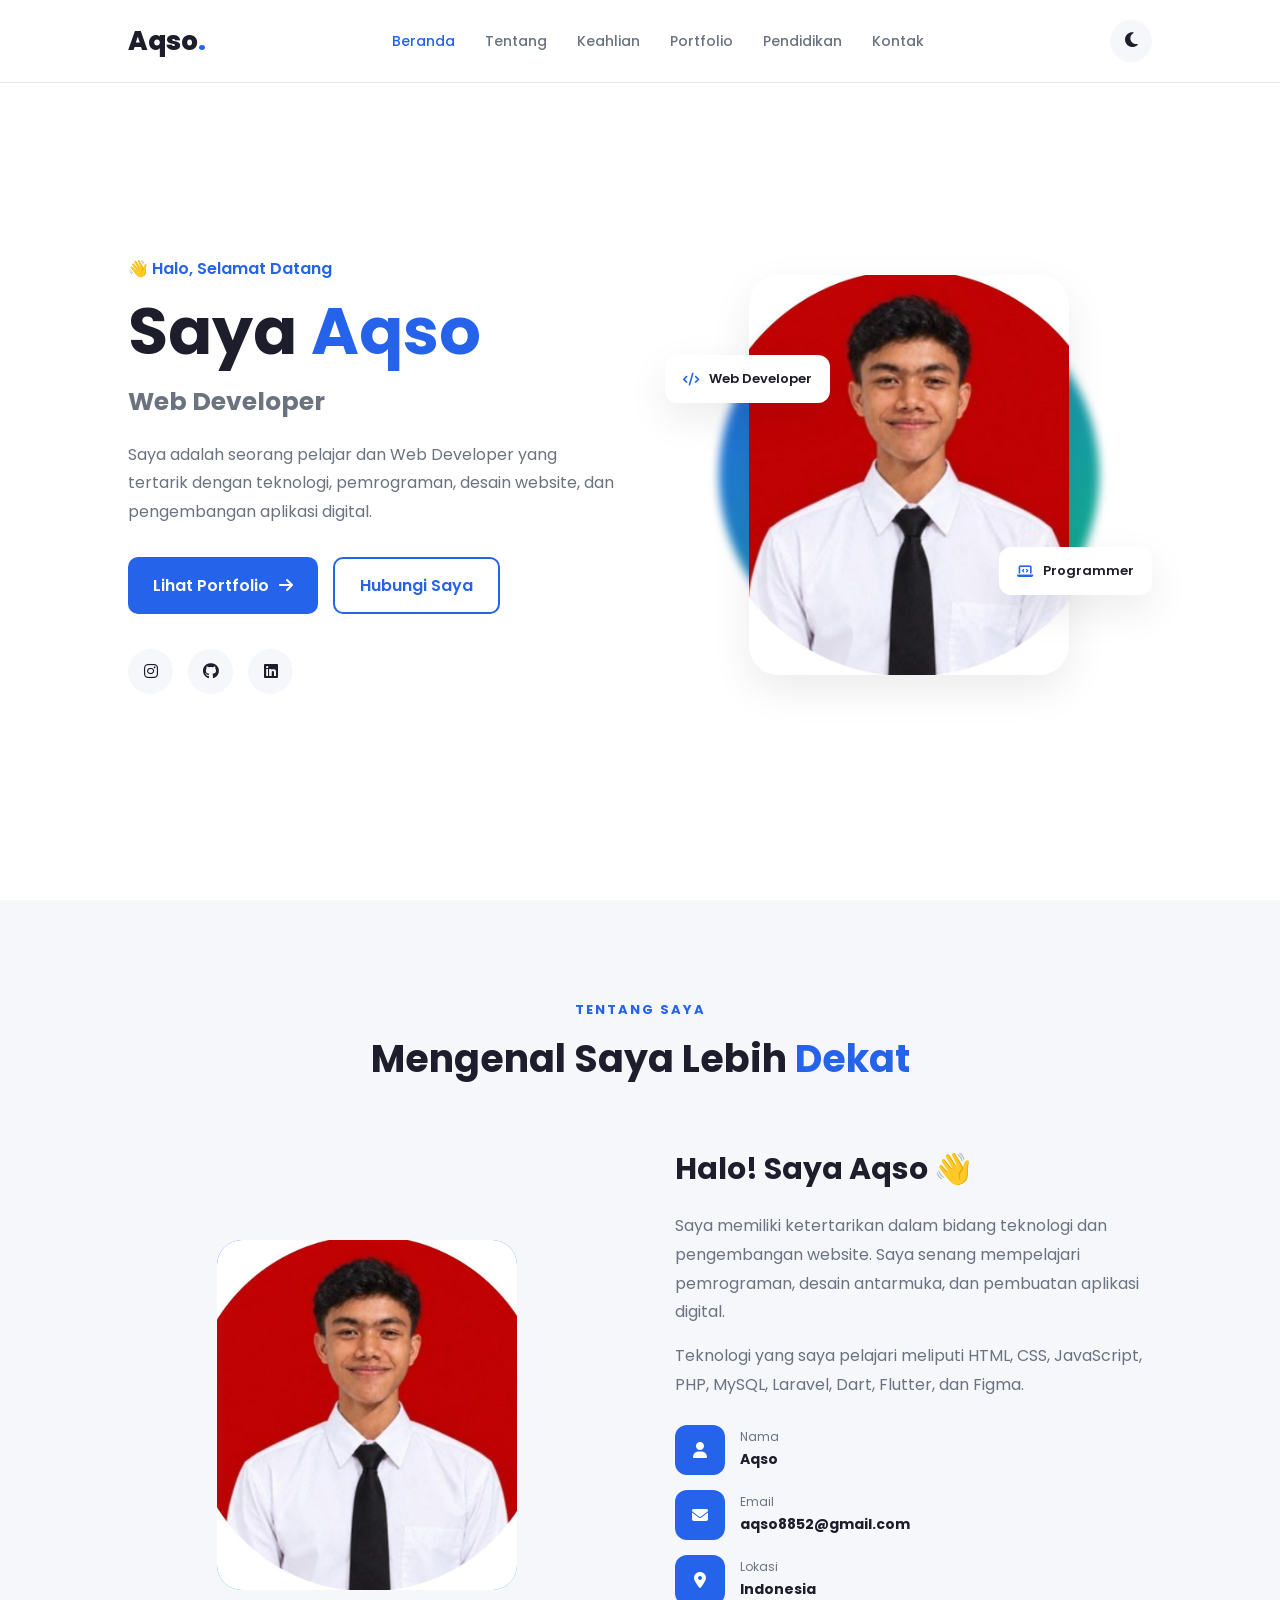
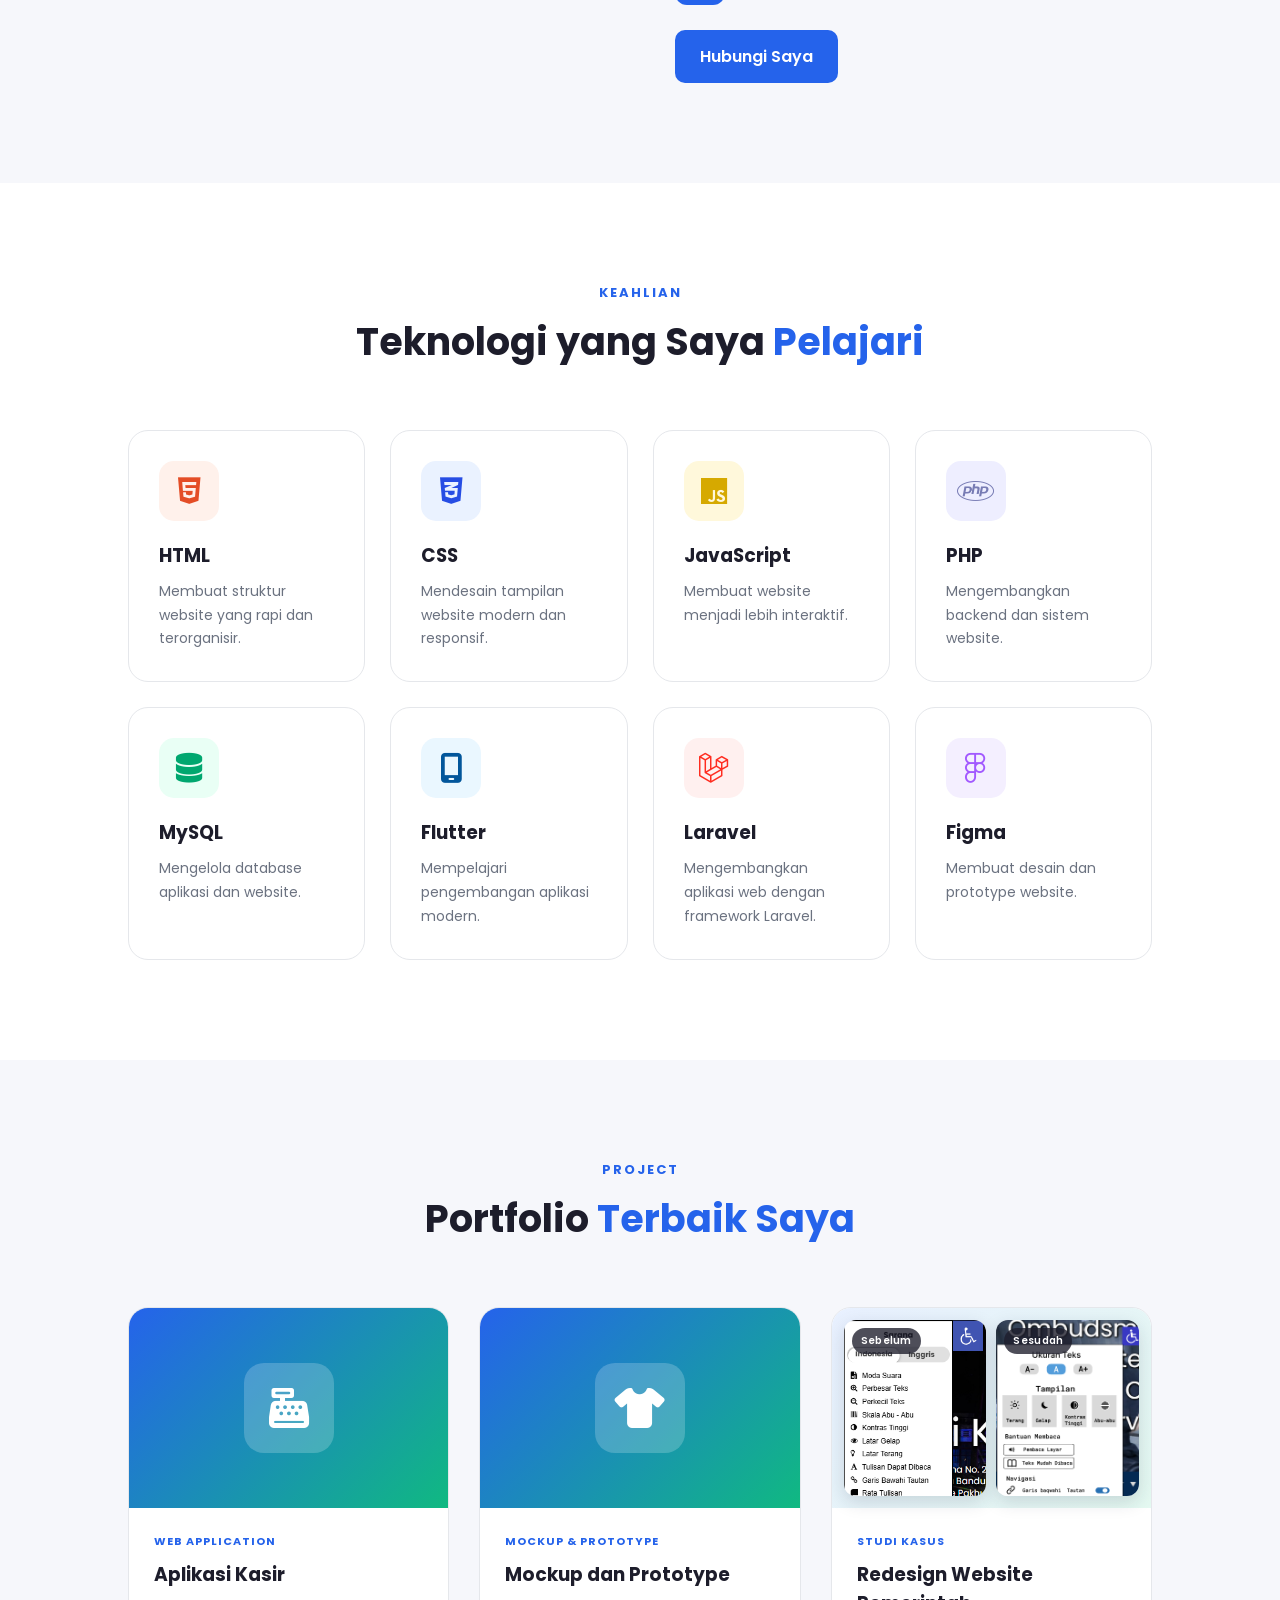
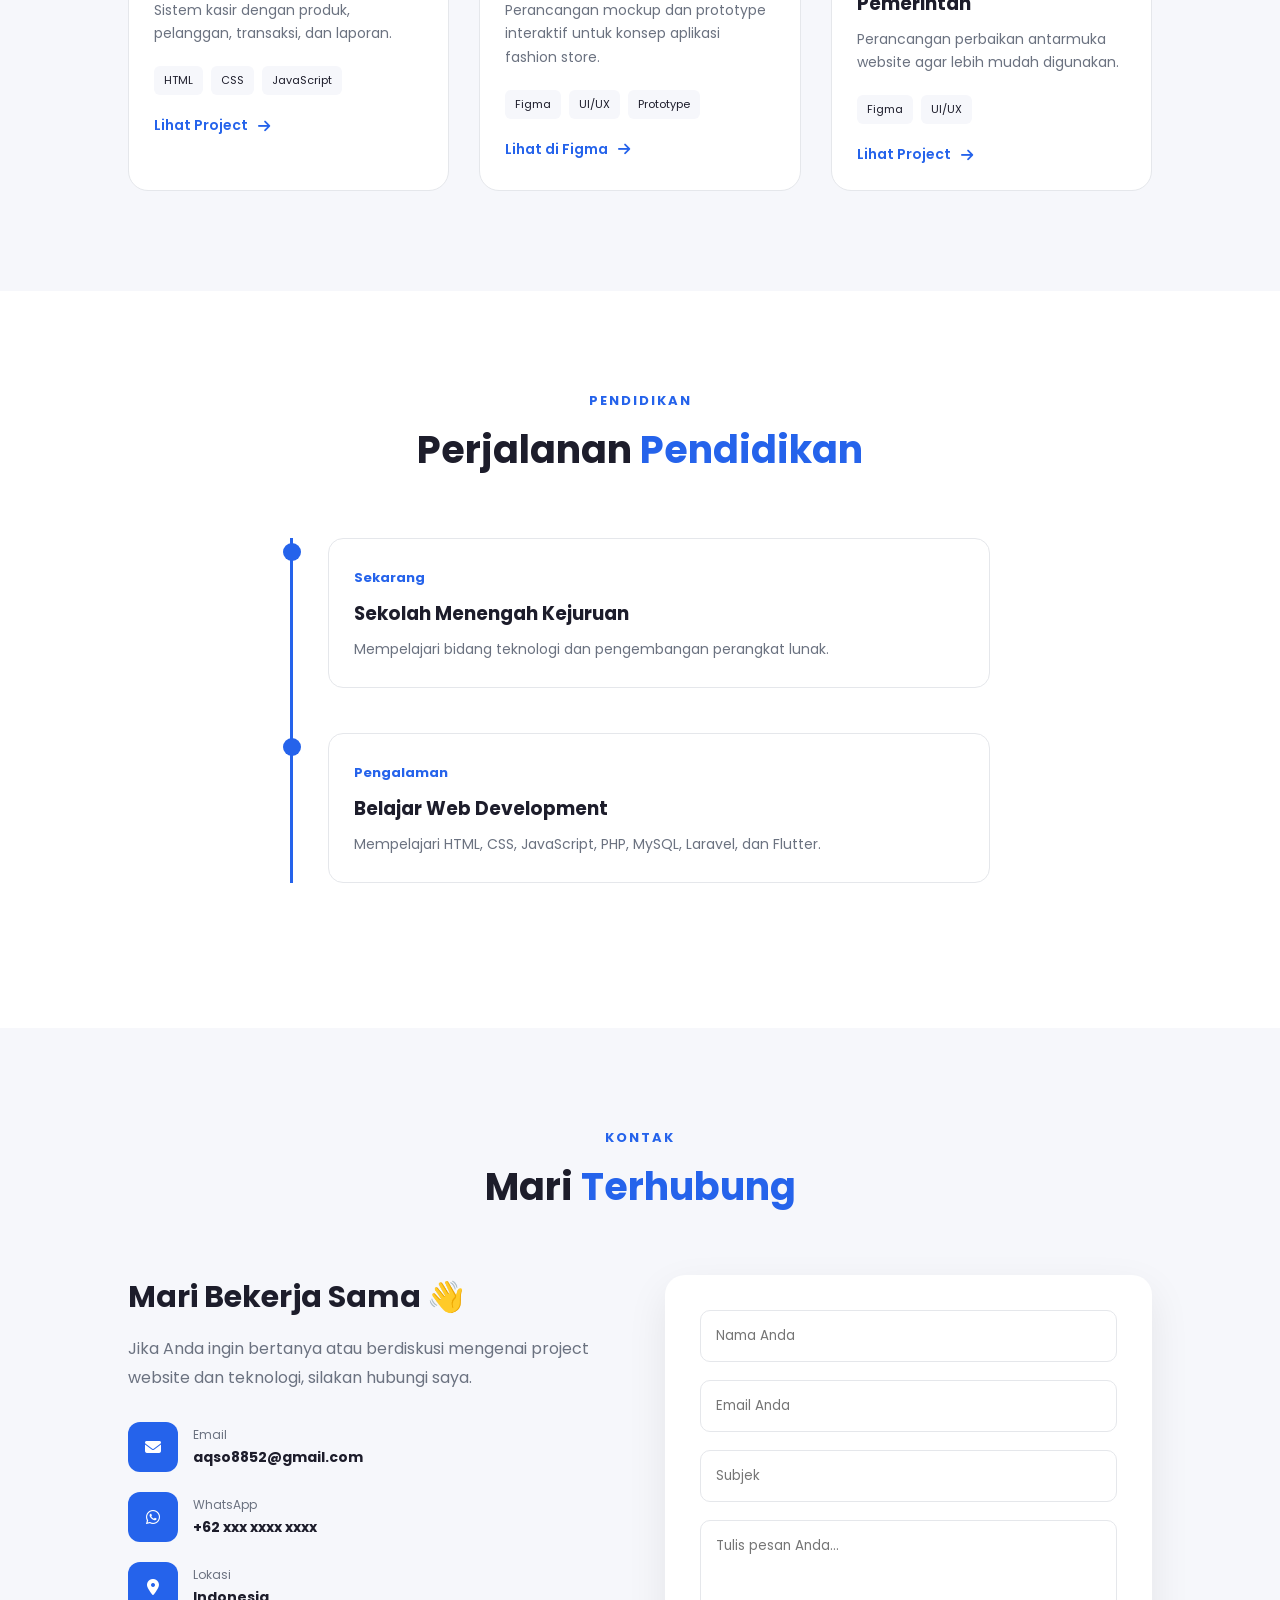
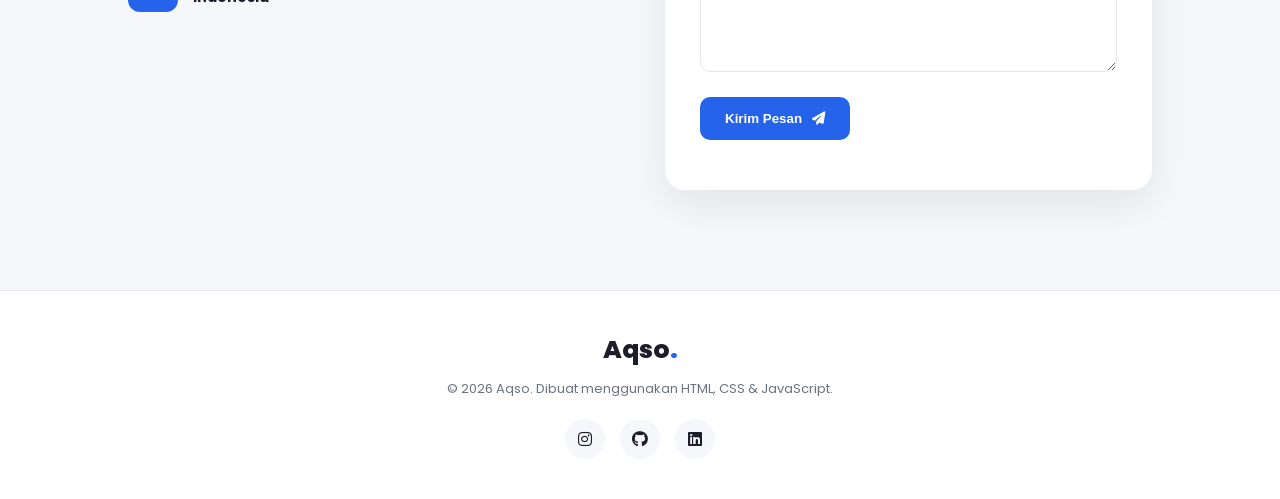
<file: index.html>
<!DOCTYPE html>
<html lang="id">
<head>
    <meta charset="UTF-8">
    <meta name="viewport" content="width=device-width, initial-scale=1.0">
    <title>Portfolio | Aqso</title>
    <link rel="stylesheet" href="style.css">
    <link rel="stylesheet" href="https://cdnjs.cloudflare.com/ajax/libs/font-awesome/6.5.2/css/all.min.css">
</head>
<body>
<header class="header">
    <a href="#home" class="logo">Aqso<span>.</span></a>
    <nav class="navbar" id="navbar">
        <a href="#home">Beranda</a>
        <a href="#about">Tentang</a>
        <a href="#skills">Keahlian</a>
        <a href="#portfolio">Portfolio</a>
        <a href="#education">Pendidikan</a>
        <a href="#contact">Kontak</a>
    </nav>
    <div class="nav-buttons">
        <button class="theme-btn" id="theme-btn" aria-label="Ganti tema"><i class="fa-solid fa-moon"></i></button>
        <button class="menu-btn" id="menu-btn" aria-label="Buka menu"><i class="fa-solid fa-bars"></i></button>
    </div>
</header>

<section class="home" id="home">
    <div class="home-content">
        <p class="hello">👋 Halo, Selamat Datang</p>
        <h1>Saya <span>Aqso</span></h1>
        <h2><span id="typing"></span></h2>
        <p class="description">Saya adalah seorang pelajar dan Web Developer yang tertarik dengan teknologi, pemrograman, desain website, dan pengembangan aplikasi digital.</p>
        <div class="home-buttons">
            <a href="#portfolio" class="btn">Lihat Portfolio <i class="fa-solid fa-arrow-right"></i></a>
            <a href="#contact" class="btn btn-outline">Hubungi Saya</a>
        </div>
        <div class="social-media">
            <a href="#" aria-label="Instagram"><i class="fa-brands fa-instagram"></i></a>
            <a href="#" aria-label="GitHub"><i class="fa-brands fa-github"></i></a>
            <a href="#" aria-label="LinkedIn"><i class="fa-brands fa-linkedin"></i></a>
        </div>
    </div>
    <div class="home-image">
        <div class="image-bg"></div>
        <div class="profile-card"><img class="profile-photo" src="1.jpeg" alt="Foto profil Aqso"></div>
        <div class="floating-card card-1"><i class="fa-solid fa-code"></i><span>Web Developer</span></div>
        <div class="floating-card card-2"><i class="fa-solid fa-laptop-code"></i><span>Programmer</span></div>
    </div>
</section>

<section class="about section" id="about">
    <div class="section-title"><p>TENTANG SAYA</p><h2>Mengenal Saya Lebih <span>Dekat</span></h2></div>
    <div class="about-container">
        <div class="about-image"><div class="about-photo"><img class="about-profile-photo" src="1.jpeg" alt="Foto Aqso"></div></div>
        <div class="about-content">
            <h3>Halo! Saya Aqso 👋</h3>
            <p>Saya memiliki ketertarikan dalam bidang teknologi dan pengembangan website. Saya senang mempelajari pemrograman, desain antarmuka, dan pembuatan aplikasi digital.</p>
            <p>Teknologi yang saya pelajari meliputi HTML, CSS, JavaScript, PHP, MySQL, Laravel, Dart, Flutter, dan Figma.</p>
            <div class="about-info">
                <div class="info-item"><i class="fa-solid fa-user"></i><div><span>Nama</span><strong>Aqso</strong></div></div>
                <div class="info-item"><i class="fa-solid fa-envelope"></i><div><span>Email</span><strong><a href="mailto:aqso8852@gmail.com">aqso8852@gmail.com</a></strong></div></div>
                <div class="info-item"><i class="fa-solid fa-location-dot"></i><div><span>Lokasi</span><strong>Indonesia</strong></div></div>
            </div>
            <a href="#contact" class="btn">Hubungi Saya</a>
        </div>
    </div>
</section>

<section class="skills section" id="skills">
    <div class="section-title"><p>KEAHLIAN</p><h2>Teknologi yang Saya <span>Pelajari</span></h2></div>
    <div class="skills-container">
        <div class="skill-card"><div class="skill-icon html"><i class="fa-brands fa-html5"></i></div><h3>HTML</h3><p>Membuat struktur website yang rapi dan terorganisir.</p></div>
        <div class="skill-card"><div class="skill-icon css"><i class="fa-brands fa-css3-alt"></i></div><h3>CSS</h3><p>Mendesain tampilan website modern dan responsif.</p></div>
        <div class="skill-card"><div class="skill-icon javascript"><i class="fa-brands fa-js"></i></div><h3>JavaScript</h3><p>Membuat website menjadi lebih interaktif.</p></div>
        <div class="skill-card"><div class="skill-icon php"><i class="fa-brands fa-php"></i></div><h3>PHP</h3><p>Mengembangkan backend dan sistem website.</p></div>
        <div class="skill-card"><div class="skill-icon database"><i class="fa-solid fa-database"></i></div><h3>MySQL</h3><p>Mengelola database aplikasi dan website.</p></div>
        <div class="skill-card"><div class="skill-icon flutter"><i class="fa-solid fa-mobile-screen"></i></div><h3>Flutter</h3><p>Mempelajari pengembangan aplikasi modern.</p></div>
        <div class="skill-card"><div class="skill-icon laravel"><i class="fa-brands fa-laravel"></i></div><h3>Laravel</h3><p>Mengembangkan aplikasi web dengan framework Laravel.</p></div>
        <div class="skill-card"><div class="skill-icon figma"><i class="fa-brands fa-figma"></i></div><h3>Figma</h3><p>Membuat desain dan prototype website.</p></div>
    </div>
</section>

<section class="portfolio section" id="portfolio">
    <div class="section-title"><p>PROJECT</p><h2>Portfolio <span>Terbaik Saya</span></h2></div>
    <div class="portfolio-container">
        <article class="portfolio-card"><div class="portfolio-image"><div class="project-icon"><i class="fa-solid fa-cash-register"></i></div></div><div class="portfolio-content"><div class="project-category">WEB APPLICATION</div><h3>Aplikasi Kasir</h3><p>Sistem kasir dengan produk, pelanggan, transaksi, dan laporan.</p><div class="project-tech"><span>HTML</span><span>CSS</span><span>JavaScript</span></div><a href="kasir/index.html" class="project-link">Lihat Project <i class="fa-solid fa-arrow-right"></i></a></div></article>
        <article class="portfolio-card"><div class="portfolio-image"><div class="project-icon"><i class="fa-solid fa-shirt"></i></div></div><div class="portfolio-content"><div class="project-category">MOCKUP &amp; PROTOTYPE</div><h3>Mockup dan Prototype</h3><p>Perancangan mockup dan prototype interaktif untuk konsep aplikasi fashion store.</p><div class="project-tech"><span>Figma</span><span>UI/UX</span><span>Prototype</span></div><a href="https://www.figma.com/design/UHKU2x8KMZaSzOy93UPAC6/Untitled?node-id=0-1&amp;m=dev&amp;t=75FexIuXGu8khrVw-1" class="project-link" target="_blank" rel="noopener noreferrer">Lihat di Figma <i class="fa-solid fa-arrow-right"></i></a></div></article>
        <article class="portfolio-card"><div class="portfolio-image before-after" aria-label="Perbandingan desain website sebelum dan sesudah redesign"><figure class="comparison-image"><img src="before.png" alt="Tampilan website pemerintah sebelum redesign" loading="lazy"><figcaption>Sebelum</figcaption></figure><figure class="comparison-image"><img src="after.png" alt="Tampilan website pemerintah sesudah redesign" loading="lazy"><figcaption>Sesudah</figcaption></figure></div><div class="portfolio-content"><div class="project-category">STUDI KASUS</div><h3>Redesign Website Pemerintah</h3><p>Perancangan perbaikan antarmuka website agar lebih mudah digunakan.</p><div class="project-tech"><span>Figma</span><span>UI/UX</span></div><a href="redesign/index.html" class="project-link">Lihat Project <i class="fa-solid fa-arrow-right"></i></a></div></article>
    </div>
</section>

<section class="education section" id="education">
    <div class="section-title"><p>PENDIDIKAN</p><h2>Perjalanan <span>Pendidikan</span></h2></div>
    <div class="timeline">
        <div class="timeline-item"><div class="timeline-dot"></div><div class="timeline-content"><span class="timeline-year">Sekarang</span><h3>Sekolah Menengah Kejuruan</h3><p>Mempelajari bidang teknologi dan pengembangan perangkat lunak.</p></div></div>
        <div class="timeline-item"><div class="timeline-dot"></div><div class="timeline-content"><span class="timeline-year">Pengalaman</span><h3>Belajar Web Development</h3><p>Mempelajari HTML, CSS, JavaScript, PHP, MySQL, Laravel, dan Flutter.</p></div></div>
    </div>
</section>

<section class="contact section" id="contact">
    <div class="section-title"><p>KONTAK</p><h2>Mari <span>Terhubung</span></h2></div>
    <div class="contact-container">
        <div class="contact-info">
            <h3>Mari Bekerja Sama 👋</h3>
            <p>Jika Anda ingin bertanya atau berdiskusi mengenai project website dan teknologi, silakan hubungi saya.</p>
            <div class="contact-item"><i class="fa-solid fa-envelope"></i><div><span>Email</span><strong><a href="mailto:aqso8852@gmail.com">aqso8852@gmail.com</a></strong></div></div>
            <div class="contact-item"><i class="fa-brands fa-whatsapp"></i><div><span>WhatsApp</span><strong>+62 xxx xxxx xxxx</strong></div></div>
            <div class="contact-item"><i class="fa-solid fa-location-dot"></i><div><span>Lokasi</span><strong>Indonesia</strong></div></div>
        </div>
        <form class="contact-form" id="contactForm">
            <div class="input-group"><input type="text" id="name" placeholder="Nama Anda" required></div>
            <div class="input-group"><input type="email" id="email" placeholder="Email Anda" required></div>
            <div class="input-group"><input type="text" id="subject" placeholder="Subjek"></div>
            <div class="input-group"><textarea id="message" rows="6" placeholder="Tulis pesan Anda..." required></textarea></div>
            <button type="submit" class="btn">Kirim Pesan <i class="fa-solid fa-paper-plane"></i></button>
            <p id="formMessage" aria-live="polite"></p>
        </form>
    </div>
</section>

<footer>
    <div class="footer-logo">Aqso<span>.</span></div>
    <p>© 2026 Aqso. Dibuat menggunakan HTML, CSS & JavaScript.</p>
    <div class="footer-social">
        <a href="#"><i class="fa-brands fa-instagram"></i></a>
        <a href="#"><i class="fa-brands fa-github"></i></a>
        <a href="#"><i class="fa-brands fa-linkedin"></i></a>
    </div>
</footer>

<button id="scrollTopBtn" aria-label="Kembali ke atas"><i class="fa-solid fa-arrow-up"></i></button>
<script src="script.js"></script>
</body>
</html>
</file>
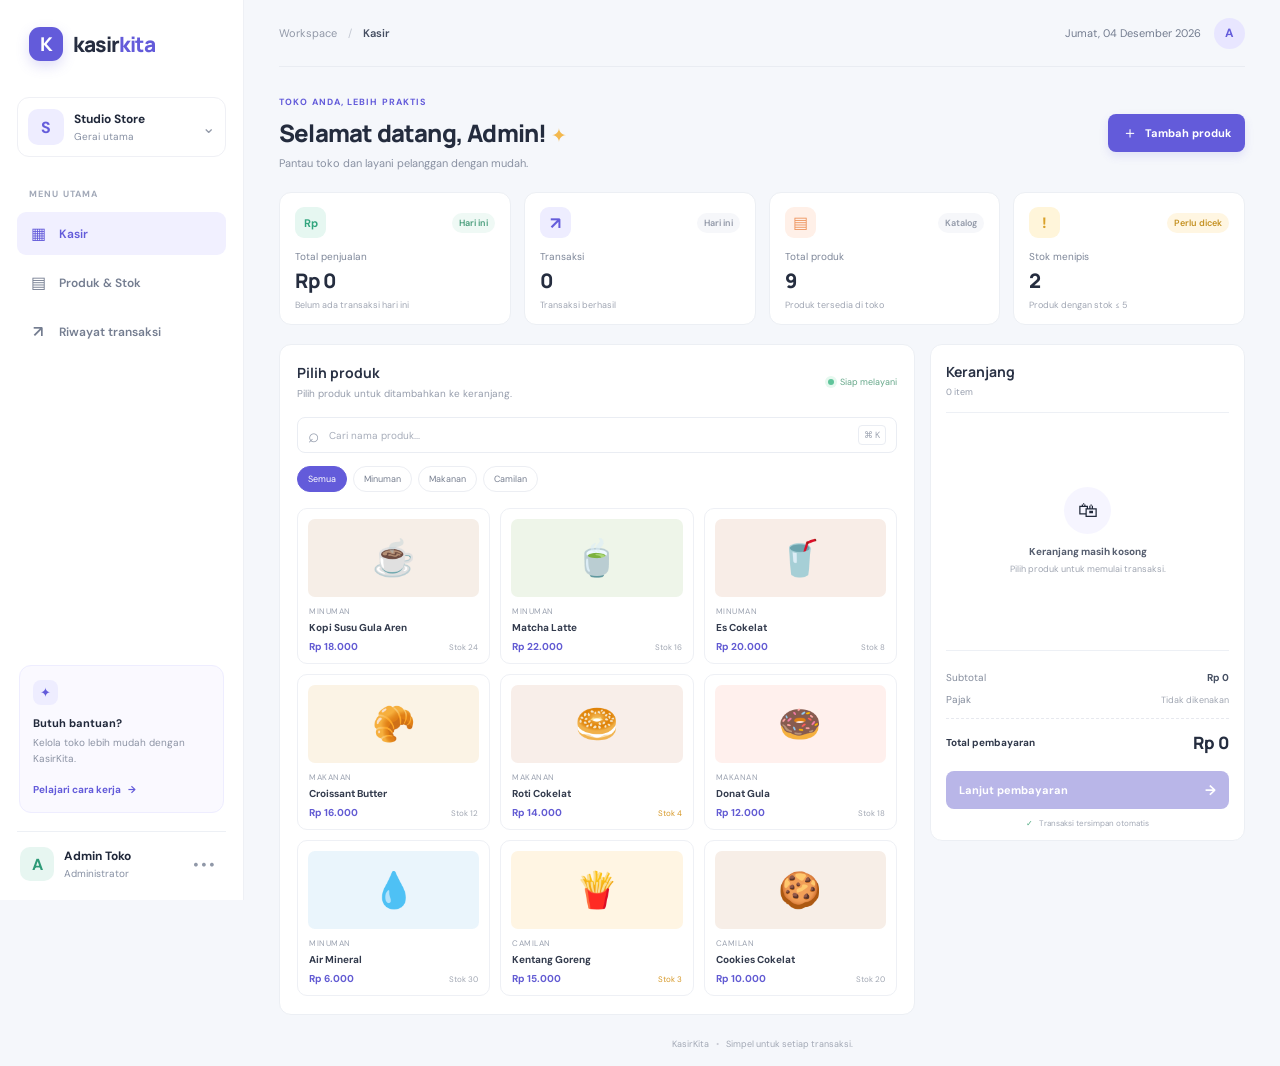
<file: kasir/index.html>
<!DOCTYPE html>
<html lang="id">
<head>
    <meta charset="UTF-8">
    <meta name="viewport" content="width=device-width, initial-scale=1.0">
    <meta name="theme-color" content="#f5f7fb">
    <title>KasirKita — Sistem Kasir</title>
    <link rel="stylesheet" href="style.css">
</head>
<body>
    <div class="app-shell">
        <aside class="sidebar">
            <a class="brand" href="#" aria-label="KasirKita Beranda"><span class="brand-mark">K</span><span>kasir<span class="brand-accent">kita</span></span></a>
            <div class="store-badge"><span class="store-avatar">S</span><span><strong>Studio Store</strong><small>Gerai utama</small></span><span class="chevron">⌄</span></div>
            <span class="nav-label">MENU UTAMA</span>
            <nav class="side-nav" aria-label="Navigasi utama">
                <button class="nav-item active" data-page="kasir"><span class="nav-icon">▦</span>Kasir</button>
                <button class="nav-item" data-page="produk"><span class="nav-icon">▤</span>Produk & Stok</button>
                <button class="nav-item" data-page="transaksi"><span class="nav-icon">↗</span>Riwayat transaksi</button>
            </nav>
            <div class="sidebar-bottom">
                <div class="help-card"><span class="help-icon">✦</span><strong>Butuh bantuan?</strong><p>Kelola toko lebih mudah dengan KasirKita.</p><button id="help-button">Pelajari cara kerja <span>→</span></button></div>
                <div class="profile"><span class="profile-avatar">A</span><span><strong>Admin Toko</strong><small>Administrator</small></span><button aria-label="Menu profil">•••</button></div>
            </div>
        </aside>

        <main class="main-content">
            <header class="topbar">
                <div class="mobile-brand"><span class="brand-mark">K</span> KasirKita</div>
                <div class="breadcrumb"><span>Workspace</span><span class="crumb-separator">/</span><strong id="breadcrumb-current">Kasir</strong></div>
                <div class="topbar-right"><span class="today-label" id="today-label"></span><span class="top-avatar">A</span></div>
            </header>

            <section class="page active" id="page-kasir">
                <div class="page-heading">
                    <div><p class="eyebrow">TOKO ANDA, LEBIH PRAKTIS</p><h1>Selamat datang, Admin! <span class="wave">✦</span></h1><p class="subheading">Pantau toko dan layani pelanggan dengan mudah.</p></div>
                    <button class="button button-primary" id="quick-add-product"><span>＋</span> Tambah produk</button>
                </div>
                <div class="stats-grid">
                    <article class="stat-card"><div class="stat-top"><span class="stat-icon mint">Rp</span><span class="stat-trend">Hari ini</span></div><p>Total penjualan</p><strong id="stat-sales">Rp0</strong><small id="stat-sales-note">Belum ada transaksi hari ini</small></article>
                    <article class="stat-card"><div class="stat-top"><span class="stat-icon lavender">↗</span><span class="stat-trend neutral">Hari ini</span></div><p>Transaksi</p><strong id="stat-transactions">0</strong><small>Transaksi berhasil</small></article>
                    <article class="stat-card"><div class="stat-top"><span class="stat-icon peach">▤</span><span class="stat-trend neutral">Katalog</span></div><p>Total produk</p><strong id="stat-products">0</strong><small>Produk tersedia di toko</small></article>
                    <article class="stat-card"><div class="stat-top"><span class="stat-icon yellow">!</span><span class="stat-trend warning">Perlu dicek</span></div><p>Stok menipis</p><strong id="stat-low-stock">0</strong><small>Produk dengan stok ≤ 5</small></article>
                </div>

                <div class="workspace-grid">
                    <section class="catalog-panel panel">
                        <div class="panel-heading"><div><h2>Pilih produk</h2><p>Pilih produk untuk ditambahkan ke keranjang.</p></div><span class="live-indicator"><i></i> Siap melayani</span></div>
                        <label class="search-box"><span>⌕</span><input id="product-search" type="search" placeholder="Cari nama produk..." autocomplete="off"><kbd>⌘ K</kbd></label>
                        <div class="category-list" id="category-list" aria-label="Filter kategori"></div>
                        <div class="product-grid" id="product-grid"></div>
                        <div class="empty-state hidden" id="empty-products"><span>⌕</span><strong>Produk tidak ditemukan</strong><p>Coba kata kunci atau kategori lain.</p></div>
                    </section>
                    <aside class="cart-panel panel">
                        <div class="cart-heading"><div><h2>Keranjang</h2><p id="cart-count">0 item</p></div><button class="text-button" id="clear-cart">Kosongkan</button></div>
                        <div class="cart-items" id="cart-items"></div>
                        <div class="cart-empty" id="cart-empty"><span class="cart-empty-icon">🛍</span><strong>Keranjang masih kosong</strong><p>Pilih produk untuk memulai transaksi.</p></div>
                        <div class="cart-summary">
                            <div class="summary-line"><span>Subtotal</span><strong id="cart-subtotal">Rp0</strong></div>
                            <div class="summary-line"><span>Pajak</span><span class="tax-label">Tidak dikenakan</span></div>
                            <div class="summary-line total-line"><span>Total pembayaran</span><strong id="cart-total">Rp0</strong></div>
                            <button class="button button-primary checkout-button" id="checkout-button" disabled>Lanjut pembayaran <span>→</span></button>
                            <p class="secure-note"><span>✓</span> Transaksi tersimpan otomatis</p>
                        </div>
                    </aside>
                </div>
            </section>

            <section class="page" id="page-produk">
                <div class="page-heading"><div><p class="eyebrow">KATALOG TOKO</p><h1>Produk & stok</h1><p class="subheading">Kelola produk, harga, dan ketersediaan stok toko.</p></div><button class="button button-primary" id="add-product-button"><span>＋</span> Tambah produk</button></div>
                <div class="panel table-panel">
                    <div class="table-toolbar"><label class="search-box"><span>⌕</span><input id="inventory-search" type="search" placeholder="Cari produk..."></label><span class="result-count" id="inventory-count"></span></div>
                    <div class="table-wrap"><table><thead><tr><th>PRODUK</th><th>KATEGORI</th><th>HARGA</th><th>STOK</th><th>STATUS</th><th></th></tr></thead><tbody id="inventory-body"></tbody></table></div>
                    <div class="empty-state hidden" id="empty-inventory"><span>▤</span><strong>Produk belum tersedia</strong><p>Tambahkan produk pertama untuk mulai berjualan.</p></div>
                </div>
            </section>

            <section class="page" id="page-transaksi">
                <div class="page-heading"><div><p class="eyebrow">CATATAN PENJUALAN</p><h1>Riwayat transaksi</h1><p class="subheading">Lihat kembali transaksi yang sudah selesai.</p></div></div>
                <div class="history-summary"><div class="history-summary-icon">↗</div><div><span>Total transaksi tersimpan</span><strong id="history-total">0</strong></div><div class="history-summary-divider"></div><div><span>Total penjualan</span><strong id="history-sales">Rp0</strong></div></div>
                <div class="panel table-panel">
                    <div class="table-toolbar"><label class="search-box"><span>⌕</span><input id="history-search" type="search" placeholder="Cari nomor transaksi..."></label><span class="result-count" id="history-count"></span></div>
                    <div class="table-wrap"><table><thead><tr><th>NO. TRANSAKSI</th><th>TANGGAL & WAKTU</th><th>ITEM</th><th>METODE</th><th>TOTAL</th><th></th></tr></thead><tbody id="history-body"></tbody></table></div>
                    <div class="empty-state hidden" id="empty-history"><span>↗</span><strong>Belum ada transaksi</strong><p>Transaksi yang selesai akan muncul di sini.</p></div>
                </div>
            </section>
            <footer class="app-footer">KasirKita <span>•</span> Simpel untuk setiap transaksi.</footer>
        </main>
    </div>

    <div class="modal-backdrop hidden" id="modal-backdrop">
        <section class="modal" id="modal" role="dialog" aria-modal="true" aria-labelledby="modal-title"></section>
    </div>
    <div class="toast" id="toast" role="status" aria-live="polite"></div>
    <script src="script.js"></script>
</body>
</html>
</file>
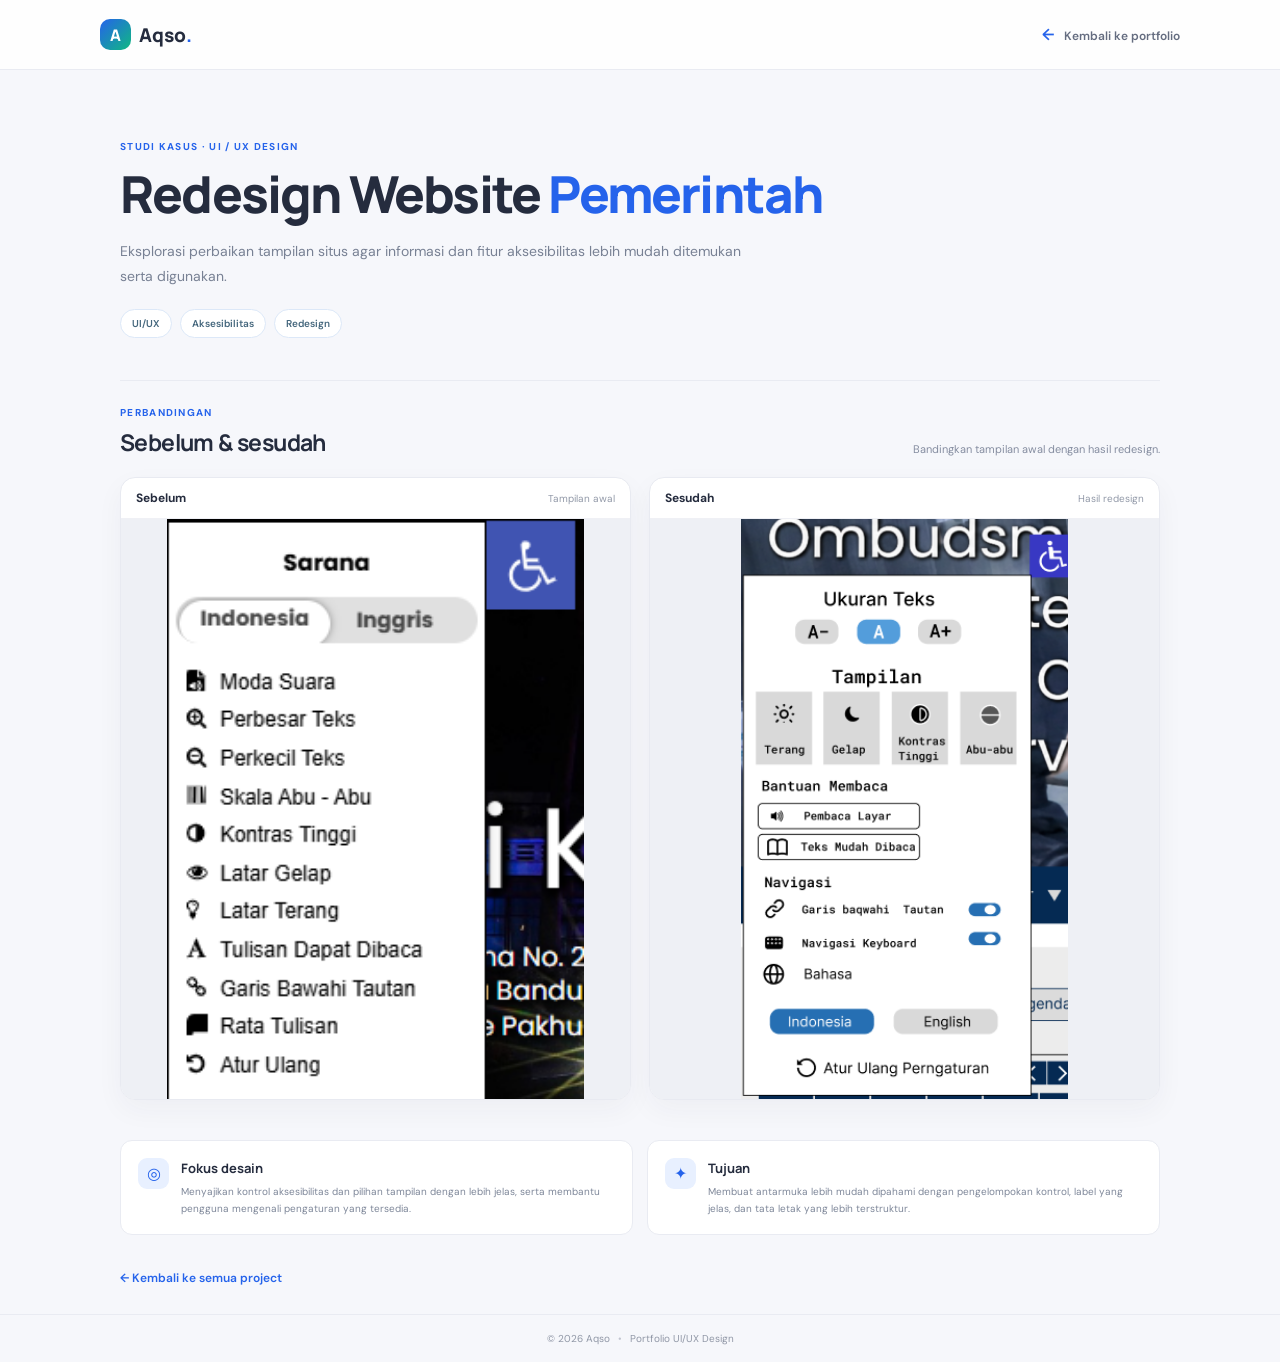
<file: redesign/index.html>
<!DOCTYPE html>
<html lang="id">
<head>
    <meta charset="UTF-8">
    <meta name="viewport" content="width=device-width, initial-scale=1.0">
    <meta name="theme-color" content="#f6f7fb">
    <title>Redesign Website Pemerintah | Aqso</title>
    <link rel="stylesheet" href="style.css">
</head>
<body>
    <header class="topbar">
        <a class="brand" href="../index.html#home"><span class="brand-mark">A</span> Aqso<span class="brand-dot">.</span></a>
        <a class="back-link" href="../index.html#portfolio"><span aria-hidden="true">←</span> Kembali ke portfolio</a>
    </header>
    <main>
        <section class="intro">
            <p class="eyebrow">STUDI KASUS · UI / UX DESIGN</p>
            <h1>Redesign Website <span>Pemerintah</span></h1>
            <p class="lead">Eksplorasi perbaikan tampilan situs agar informasi dan fitur aksesibilitas lebih mudah ditemukan serta digunakan.</p>
            <div class="tags"><span>UI/UX</span><span>Aksesibilitas</span><span>Redesign</span></div>
        </section>
        <section class="comparison" aria-labelledby="comparison-title">
            <div class="section-heading"><div><p class="eyebrow">PERBANDINGAN</p><h2 id="comparison-title">Sebelum & sesudah</h2></div><p>Bandingkan tampilan awal dengan hasil redesign.</p></div>
            <div class="image-grid">
                <figure class="image-card"><figcaption><span>Sebelum</span><span class="image-caption-note">Tampilan awal</span></figcaption><img src="../before.png" alt="Tampilan situs sebelum redesign, panel aksesibilitas terbuka" fetchpriority="high"></figure>
                <figure class="image-card"><figcaption><span>Sesudah</span><span class="image-caption-note">Hasil redesign</span></figcaption><img src="../after.png" alt="Tampilan situs setelah redesign dengan panel pengaturan aksesibilitas" fetchpriority="high"></figure>
            </div>
        </section>
        <section class="project-notes">
            <article><span class="note-icon">◎</span><div><h2>Fokus desain</h2><p>Menyajikan kontrol aksesibilitas dan pilihan tampilan dengan lebih jelas, serta membantu pengguna mengenali pengaturan yang tersedia.</p></div></article>
            <article><span class="note-icon">✦</span><div><h2>Tujuan</h2><p>Membuat antarmuka lebih mudah dipahami dengan pengelompokan kontrol, label yang jelas, dan tata letak yang lebih terstruktur.</p></div></article>
        </section>
        <a class="footer-link" href="../index.html#portfolio">← Kembali ke semua project</a>
    </main>
    <footer>© 2026 Aqso <span>•</span> Portfolio UI/UX Design</footer>
</body>
</html>
</file>
<file: style.css>
@import url('https://fonts.googleapis.com/css2?family=Poppins:wght@300;400;500;600;700;800&display=swap');

:root{--primary:#2563eb;--primary-dark:#1d4ed8;--secondary:#10b981;--background:#fff;--background-soft:#f6f7fb;--text:#1d1d2b;--text-light:#6b7280;--card:#fff;--border:#e5e7eb;--shadow:0 15px 40px rgba(0,0,0,.08)}
body.dark{--background:#111827;--background-soft:#1f2937;--text:#f9fafb;--text-light:#cbd5e1;--card:#1f2937;--border:#374151}
*{margin:0;padding:0;box-sizing:border-box}html{scroll-behavior:smooth}body{font-family:Poppins,sans-serif;background:var(--background);color:var(--text);transition:.3s;overflow-x:hidden}a{text-decoration:none;color:inherit}section{padding:100px 10%}
.header{width:100%;padding:20px 10%;position:fixed;top:0;left:0;display:flex;align-items:center;justify-content:space-between;z-index:1000;background:rgba(255,255,255,.9);backdrop-filter:blur(15px);border-bottom:1px solid var(--border)}body.dark .header{background:rgba(17,24,39,.9)}
.logo{font-size:26px;font-weight:800}.logo span,.section-title h2 span{color:var(--primary)}.navbar{display:flex;gap:30px}.navbar a{font-size:14px;color:var(--text-light);font-weight:500;transition:.3s}.navbar a:hover,.navbar a.active{color:var(--primary)}
.nav-buttons{display:flex;align-items:center;gap:15px}.theme-btn,.menu-btn{border:none;background:var(--background-soft);color:var(--text);cursor:pointer}.theme-btn{width:42px;height:42px;border-radius:50%;font-size:17px}.menu-btn{display:none;font-size:24px}
.home{min-height:100vh;display:grid;grid-template-columns:1fr 1fr;align-items:center;gap:50px;padding-top:150px}.hello{color:var(--primary);font-weight:600;margin-bottom:15px}.home h1{font-size:65px;line-height:1.1;margin-bottom:15px}.home h1 span{color:var(--primary)}.home h2{font-size:25px;color:var(--text-light);margin-bottom:20px}.description{color:var(--text-light);line-height:1.8;max-width:600px}
.home-buttons{margin-top:30px;display:flex;gap:15px}.btn{display:inline-flex;align-items:center;gap:10px;background:var(--primary);color:#fff;padding:14px 25px;border-radius:10px;font-weight:600;border:none;cursor:pointer;transition:.3s}.btn:hover{background:var(--primary-dark);transform:translateY(-3px)}.btn-outline{background:transparent;border:2px solid var(--primary);color:var(--primary)}
.social-media{margin-top:35px;display:flex;gap:15px}.social-media a,.footer-social a{width:45px;height:45px;display:flex;align-items:center;justify-content:center;border-radius:50%;background:var(--background-soft);transition:.3s}.social-media a:hover,.footer-social a:hover{background:var(--primary);color:#fff;transform:translateY(-5px)}
.home-image{position:relative;display:flex;justify-content:center;align-items:center}.image-bg{width:380px;height:380px;background:linear-gradient(135deg,var(--primary),var(--secondary));border-radius:50%;position:absolute;filter:blur(5px)}.profile-card{width:320px;height:400px;background:var(--card);border-radius:30px;position:relative;z-index:2;box-shadow:var(--shadow);display:flex;align-items:center;justify-content:center;overflow:hidden}.profile-photo{width:100%;height:100%;object-fit:cover;object-position:center 30%}.profile-placeholder{width:180px;height:180px;border-radius:50%;background:var(--background-soft);display:flex;align-items:center;justify-content:center;font-size:90px;color:var(--primary)}
.floating-card{position:absolute;z-index:5;padding:14px 18px;border-radius:12px;background:var(--card);box-shadow:var(--shadow);display:flex;gap:10px;align-items:center;font-size:13px;font-weight:600}.floating-card i{color:var(--primary)}.card-1{top:80px;left:0}.card-2{bottom:80px;right:0}
.section-title{text-align:center;margin-bottom:60px}.section-title p{color:var(--primary);font-weight:700;letter-spacing:2px;font-size:13px}.section-title h2{font-size:38px;margin-top:10px}
.about,.portfolio,.contact{background:var(--background-soft)}.about-container{display:grid;grid-template-columns:1fr 1fr;gap:70px;align-items:center}.about-image{display:flex;justify-content:center}.about-photo{width:300px;height:350px;background:linear-gradient(135deg,var(--primary),var(--secondary));border-radius:25px;display:flex;align-items:center;justify-content:center;font-size:120px;color:#fff;overflow:hidden}.about-profile-photo{width:100%;height:100%;object-fit:cover;object-position:center 30%}.about-content h3{font-size:30px;margin-bottom:20px}.about-content p{color:var(--text-light);line-height:1.8;margin-bottom:15px}
.about-info{margin:25px 0;display:grid;gap:15px}.info-item,.contact-item{display:flex;gap:15px;align-items:center}.info-item i,.contact-item i{width:50px;height:50px;display:flex;justify-content:center;align-items:center;border-radius:12px;background:var(--primary);color:#fff}.info-item span,.contact-item span{display:block;font-size:12px;color:var(--text-light)}.info-item strong,.contact-item strong{font-size:14px}
.skills-container,.portfolio-container{display:grid;grid-template-columns:repeat(auto-fit,minmax(220px,1fr));gap:25px}.portfolio-container{grid-template-columns:repeat(auto-fit,minmax(280px,1fr));gap:30px}.skill-card{background:var(--card);border:1px solid var(--border);padding:30px;border-radius:20px;transition:.4s}.skill-card:hover,.portfolio-card:hover{transform:translateY(-10px);box-shadow:var(--shadow)}.skill-icon{width:60px;height:60px;display:flex;align-items:center;justify-content:center;border-radius:15px;font-size:30px;margin-bottom:20px}.html{background:#fff1eb;color:#e44d26}.css{background:#eaf2ff;color:#264de4}.javascript{background:#fff8db;color:#d6a900}.php{background:#eeeeff;color:#777bb4}.database{background:#e9fff5;color:#00a76f}.flutter{background:#eaf7ff;color:#02569b}.laravel{background:#fff0ef;color:#ff2d20}.figma{background:#f4efff;color:#a259ff}.skill-card h3{margin-bottom:10px}.skill-card p,.portfolio-content p,.timeline-content p{color:var(--text-light);font-size:14px;line-height:1.7}
.portfolio-card{background:var(--card);border-radius:20px;overflow:hidden;border:1px solid var(--border);transition:.4s}.portfolio-image{height:200px;background:linear-gradient(135deg,var(--primary),var(--secondary));display:flex;align-items:center;justify-content:center}.project-icon{width:90px;height:90px;background:rgba(255,255,255,.2);border-radius:20px;display:flex;align-items:center;justify-content:center;font-size:40px;color:#fff}.portfolio-content{padding:25px}.project-category{color:var(--primary);font-size:11px;font-weight:700;letter-spacing:1px}.portfolio-content h3{margin:10px 0}.project-tech{display:flex;flex-wrap:wrap;gap:8px;margin:20px 0}.project-tech span{padding:6px 10px;background:var(--background-soft);border-radius:6px;font-size:11px}.project-link{color:var(--primary);font-weight:600;font-size:14px;display:flex;gap:10px;align-items:center}
.portfolio-image.before-after{gap:10px;padding:12px;background:linear-gradient(135deg,#e8f0ff,#e4f9f1)}.comparison-image{position:relative;width:calc(50% - 5px);height:100%;margin:0;overflow:hidden;border-radius:12px;background:#fff;box-shadow:0 6px 18px rgba(25,35,60,.15)}.comparison-image img{display:block;width:100%;height:100%;object-fit:cover;object-position:top center}.comparison-image figcaption{position:absolute;left:8px;top:8px;padding:5px 9px;border-radius:20px;background:rgba(29,29,43,.78);color:#fff;font-size:10px;font-weight:600;letter-spacing:.3px}
.timeline{max-width:700px;margin:auto;border-left:3px solid var(--primary);padding-left:35px}.timeline-item{position:relative;margin-bottom:45px}.timeline-dot{position:absolute;width:18px;height:18px;background:var(--primary);border-radius:50%;left:-45px;top:5px}.timeline-content{background:var(--card);border:1px solid var(--border);padding:25px;border-radius:15px}.timeline-year{color:var(--primary);font-weight:700;font-size:13px}.timeline-content h3{margin:10px 0}
.contact-container{display:grid;grid-template-columns:1fr 1fr;gap:50px}.contact-info h3{font-size:30px;margin-bottom:15px}.contact-info>p{color:var(--text-light);line-height:1.8;margin-bottom:30px}.contact-item{margin-bottom:20px}.contact-form{background:var(--card);padding:35px;border-radius:20px;box-shadow:var(--shadow)}.input-group{margin-bottom:18px}.input-group input,.input-group textarea{width:100%;padding:15px;border:1px solid var(--border);border-radius:10px;background:var(--background);color:var(--text);outline:none;font-family:inherit}.input-group input:focus,.input-group textarea:focus{border-color:var(--primary)}#formMessage{margin-top:15px;font-size:13px;line-height:1.6;color:#b45309}
footer{padding:40px 10%;text-align:center;background:var(--background);border-top:1px solid var(--border)}.footer-logo{font-size:25px;font-weight:800;margin-bottom:10px}.footer-logo span{color:var(--primary)}footer p{color:var(--text-light);font-size:13px}.footer-social{margin-top:20px;display:flex;justify-content:center;gap:15px}.footer-social a{width:40px;height:40px}
#scrollTopBtn{position:fixed;bottom:25px;right:25px;width:50px;height:50px;border:none;border-radius:50%;background:var(--primary);color:#fff;cursor:pointer;display:none;font-size:18px;z-index:100}
@media(max-width:900px){section{padding:80px 7%}.header{padding:18px 7%}.navbar{position:absolute;top:75px;left:0;width:100%;background:var(--card);flex-direction:column;padding:25px;display:none;border-bottom:1px solid var(--border)}.navbar.active{display:flex}.menu-btn{display:block;padding:5px}.home{grid-template-columns:1fr;text-align:center}.home-buttons,.social-media{justify-content:center}.home-image{margin-top:30px}.about-container,.contact-container{grid-template-columns:1fr}}
@media(max-width:600px){.home h1{font-size:45px}.home h2{font-size:20px}.section-title h2{font-size:28px}.home-buttons{flex-direction:column}.btn{justify-content:center}.image-bg{width:280px;height:280px}.profile-card{width:250px;height:320px}.floating-card{display:none}}
</file>
<file: kasir/style.css>
@import url('https://fonts.googleapis.com/css2?family=DM+Sans:wght@400;500;600;700&family=Manrope:wght@400;500;600;700;800&display=swap');

:root{font-family:"DM Sans",sans-serif;color:#20283a;background:#f5f7fb;font-synthesis:none;text-rendering:optimizeLegibility;--ink:#20283a;--muted:#8790a3;--line:#edf0f5;--primary:#635bda;--primary-dark:#5148c8;--soft:#f4f3ff}
*{box-sizing:border-box}
body{margin:0;min-width:320px;background:#f5f7fb}
button,input,select{font:inherit}
button{cursor:pointer}
.app-shell{min-height:100vh}
.sidebar{position:fixed;inset:0 auto 0 0;width:244px;padding:27px 17px 17px;background:#fff;border-right:1px solid #eef0f5;display:flex;flex-direction:column;z-index:4}
.brand{display:flex;align-items:center;gap:10px;padding:0 12px;color:#262d40;text-decoration:none;font:800 21px Manrope,sans-serif;letter-spacing:-.8px}
.brand-mark{display:grid;place-items:center;width:34px;height:34px;border-radius:11px;background:var(--primary);color:white;font:800 19px Manrope,sans-serif;box-shadow:0 5px 13px #635bda35}
.brand-accent{color:var(--primary)}
.store-badge{display:flex;align-items:center;gap:10px;margin:36px 0 31px;padding:11px 10px;border:1px solid #eff0f5;border-radius:12px}
.store-avatar,.profile-avatar,.top-avatar{display:grid;place-items:center;flex:none;width:36px;height:36px;border-radius:10px;background:#eeedff;color:#655ddb;font-weight:700}
.store-badge strong,.profile strong{display:block;font-size:12px}.store-badge small,.profile small{display:block;margin-top:3px;color:var(--muted);font-size:10px}.chevron{margin-left:auto;color:#9299a8}
.nav-label{padding:0 12px;color:#a2a9b8;font-size:9px;font-weight:700;letter-spacing:1.15px}
.side-nav{display:grid;gap:6px;margin-top:12px}
.nav-item{display:flex;align-items:center;gap:12px;width:100%;padding:11px 12px;border:0;border-radius:9px;background:transparent;text-align:left;color:#747d90;font-size:12px;font-weight:600;transition:.18s}
.nav-item:hover{background:#f8f8fc;color:var(--primary)}.nav-item.active{color:var(--primary);background:#f1f0ff}
.nav-icon{width:18px;text-align:center;font-size:16px}
.sidebar-bottom{margin-top:auto}
.help-card{padding:14px 13px;margin:0 2px 18px;border:1px solid #eeedff;border-radius:12px;background:#faf9ff}
.help-icon{display:grid;place-items:center;width:25px;height:25px;border-radius:8px;background:#eeedff;color:var(--primary);font-size:13px}
.help-card strong{display:block;margin-top:11px;font-size:11px}.help-card p{margin:5px 0 10px;color:#8c93a4;font-size:10px;line-height:1.6}
.help-card button{padding:0;border:0;background:none;color:var(--primary);font-size:10px;font-weight:700}.help-card button span{margin-left:5px}
.profile{display:flex;align-items:center;gap:10px;padding:15px 3px 2px;border-top:1px solid var(--line)}.profile-avatar{width:34px;height:34px;background:#e7f6f1;color:#2d9a77}.profile button{margin-left:auto;border:0;background:none;color:#9098a8;letter-spacing:2px}
.main-content{margin-left:244px;padding:0 35px;min-height:100vh}
.topbar{height:67px;display:flex;align-items:center;justify-content:space-between;border-bottom:1px solid #e9ecf2}
.breadcrumb{display:flex;align-items:center;gap:11px;color:#9299a8;font-size:11px}.breadcrumb strong{color:#444d60;font-weight:600}.crumb-separator{color:#c3c8d2}
.topbar-right{display:flex;align-items:center;gap:13px}.today-label{color:#747d90;font-size:11px}.top-avatar{width:31px;height:31px;border-radius:50%;background:#e8e6ff;font-size:12px}
.mobile-brand{display:none}
.page{display:none;max-width:1510px;margin:0 auto;padding-top:29px;animation:enter .22s ease}.page.active{display:block}
@keyframes enter{from{opacity:.55;transform:translateY(4px)}to{opacity:1;transform:none}}
.page-heading{display:flex;align-items:center;justify-content:space-between;gap:20px;margin-bottom:22px}
.eyebrow{margin:0 0 8px;color:var(--primary);font-size:9px;font-weight:700;letter-spacing:1.1px}
h1,h2,p{margin-top:0}.page-heading h1{margin:0;color:#242c3e;font:800 24px Manrope,sans-serif;letter-spacing:-.8px}.wave{color:#f3b84e;font-size:19px}
.subheading{margin:7px 0 0;color:#8991a2;font-size:11px}
.button{display:inline-flex;align-items:center;justify-content:center;gap:7px;min-height:38px;padding:0 14px;border:0;border-radius:8px;font-size:11px;font-weight:700;transition:background .15s,transform .15s}
.button:active{transform:translateY(1px)}.button-primary{background:var(--primary);color:white;box-shadow:0 4px 10px #635bda24}.button-primary:hover{background:var(--primary-dark)}.button-primary:disabled{cursor:not-allowed;background:#b9b6e8;box-shadow:none}.button-primary>span{font-size:16px}
.stats-grid{display:grid;grid-template-columns:repeat(4,minmax(0,1fr));gap:13px;margin-bottom:19px}
.stat-card,.panel,.history-summary{border:1px solid #eceff4;border-radius:12px;background:#fff}
.stat-card{padding:14px 15px 13px;min-width:0}
.stat-top{display:flex;align-items:center;justify-content:space-between}.stat-icon{display:grid;place-items:center;width:31px;height:31px;border-radius:9px;font-size:11px;font-weight:700}
.mint{background:#e6f7f1;color:#32a57e}.lavender{background:#eeedff;color:#655ddb;font-size:17px}.peach{background:#fff0e8;color:#ee945d;font-size:16px}.yellow{background:#fff5da;color:#d9a12a;font-size:15px}
.stat-trend{padding:4px 7px;border-radius:10px;background:#eff9f5;color:#4b9e7d;font-size:9px;font-weight:600}.stat-trend.neutral{background:#f6f7fa;color:#9299a8}.stat-trend.warning{background:#fff6e2;color:#c49122}
.stat-card>p{margin:12px 0 4px;color:#7e8799;font-size:10px}.stat-card>strong{display:block;overflow:hidden;color:#252d3f;font:800 20px Manrope,sans-serif;letter-spacing:-.45px;text-overflow:ellipsis;white-space:nowrap}.stat-card>small{display:block;margin-top:5px;color:#a0a6b3;font-size:9px}
.workspace-grid{display:grid;grid-template-columns:minmax(0,1fr) 315px;align-items:start;gap:15px}
.panel{min-width:0}.catalog-panel{padding:18px 17px;min-height:516px}.panel-heading,.cart-heading{display:flex;align-items:center;justify-content:space-between;gap:12px}
.panel-heading h2,.cart-heading h2{margin:0;color:#293144;font:700 14px Manrope,sans-serif}.panel-heading p,.cart-heading p{margin:5px 0 0;color:#969dac;font-size:10px}
.live-indicator{display:flex;align-items:center;gap:6px;color:#65a789;font-size:9px;white-space:nowrap}.live-indicator i{width:6px;height:6px;border-radius:50%;background:#5fc49a;box-shadow:0 0 0 3px #e6f8ef}
.search-box{display:flex;align-items:center;gap:8px;height:36px;padding:0 10px;border:1px solid #eaedf3;border-radius:8px;background:#fff;color:#969eae}
.catalog-panel>.search-box{margin-top:17px}.search-box>span{font-size:19px;line-height:1}
.search-box input{width:100%;min-width:0;border:0;outline:0;color:#40495b;font-size:10px;background:transparent}.search-box input::placeholder{color:#a7adba}
.search-box:focus-within{border-color:#b9b5f0;box-shadow:0 0 0 3px #635bda12}.search-box kbd{padding:3px 5px;border:1px solid #eaedf3;border-radius:4px;color:#9da4b1;font:9px "DM Sans",sans-serif;white-space:nowrap}
.category-list{display:flex;gap:6px;overflow-x:auto;margin:13px 0 14px;padding-bottom:2px;scrollbar-width:thin}
.category-chip{flex:none;padding:6px 10px;border:1px solid #eceef3;border-radius:20px;background:#fff;color:#777f90;font-size:9px}
.category-chip:hover{border-color:#c8c4f5;color:var(--primary)}.category-chip.active{border-color:var(--primary);background:var(--primary);color:white}
.product-grid{display:grid;grid-template-columns:repeat(3,minmax(0,1fr));gap:10px}
.product-card{position:relative;min-width:0;padding:10px;border:1px solid #eef0f5;border-radius:10px;background:#fff;cursor:pointer;transition:border-color .15s,box-shadow .15s,transform .15s}
.product-card:hover{transform:translateY(-2px);border-color:#d4d1f6;box-shadow:0 6px 16px #2c31520b}.product-card:focus-visible{outline:2px solid #8078e7;outline-offset:2px}.product-card.out-of-stock{cursor:not-allowed;opacity:.55}
.product-visual{display:grid;place-items:center;height:78px;border-radius:7px;background:var(--product-bg,#f1f1ff);font-size:35px}
.product-info{padding:9px 1px 0}.product-category{display:block;overflow:hidden;margin-bottom:5px;color:#9ba2b0;font-size:8px;text-overflow:ellipsis;text-transform:uppercase;white-space:nowrap;letter-spacing:.5px}
.product-info strong{display:block;overflow:hidden;color:#333b4d;font-size:10px;text-overflow:ellipsis;white-space:nowrap}.product-info-bottom{display:flex;align-items:center;justify-content:space-between;gap:4px;margin-top:6px}
.product-price{color:#625bd3;font-size:10px;font-weight:700}.product-stock{color:#a0a6b2;font-size:8px;white-space:nowrap}.product-stock.low{color:#d69827}
.add-indicator{position:absolute;top:8px;right:8px;display:grid;place-items:center;width:20px;height:20px;border-radius:6px;background:#ffffffd9;color:var(--primary);font-size:15px;opacity:0;transition:opacity .15s}.product-card:hover .add-indicator{opacity:1}
.cart-panel{position:sticky;top:14px;display:flex;flex-direction:column;min-height:497px;padding:17px 15px 12px}
.cart-heading{padding-bottom:14px;border-bottom:1px solid var(--line)}.cart-heading h2{font-size:14px}.cart-heading p{font-size:9px}
.text-button{padding:5px 0;border:0;background:none;color:#a1a7b3;font-size:9px}.text-button:hover{color:#dd6767}
.cart-items{max-height:250px;overflow-y:auto}.cart-line{display:grid;grid-template-columns:34px minmax(0,1fr) auto;align-items:center;gap:9px;padding:11px 0;border-bottom:1px solid #f1f2f6}
.cart-line-emoji{display:grid;place-items:center;width:34px;height:34px;border-radius:8px;background:#f4f3ff;font-size:17px}
.cart-line-info{min-width:0}.cart-line-info strong{display:block;overflow:hidden;color:#384052;font-size:9px;text-overflow:ellipsis;white-space:nowrap}.cart-line-info small{display:block;margin-top:4px;color:#9299a8;font-size:8px}
.cart-line-total{color:#394154;font-size:9px;font-weight:700;white-space:nowrap}
.quantity-control{display:flex;align-items:center;gap:6px;margin-top:6px}.quantity-control button{display:grid;place-items:center;width:18px;height:18px;padding:0;border:1px solid #e9eaf1;border-radius:5px;background:white;color:#6b63d8;font-size:12px;line-height:1}.quantity-control span{min-width:12px;text-align:center;color:#51596a;font-size:9px}
.cart-empty{display:flex;flex:1;flex-direction:column;align-items:center;justify-content:center;min-height:200px;text-align:center}.cart-empty-icon{display:grid;place-items:center;width:47px;height:47px;border-radius:50%;background:#f6f5ff;font-size:20px}.cart-empty strong{margin-top:11px;color:#555d6e;font-size:10px}.cart-empty p{max-width:160px;margin:5px 0 0;color:#a0a6b2;font-size:9px;line-height:1.5}
.cart-summary{margin-top:auto;padding-top:11px;border-top:1px solid var(--line)}.summary-line{display:flex;align-items:center;justify-content:space-between;margin:9px 0;color:#858d9d;font-size:10px}.summary-line strong{color:#465063;font-size:10px}.tax-label{color:#a0a6b2;font-size:9px}
.total-line{margin-top:12px;padding-top:12px;border-top:1px dashed #e7e9ef;color:#31394b;font-weight:700}.total-line strong{color:#252d3f;font:800 17px Manrope,sans-serif}
.checkout-button{width:100%;justify-content:space-between;margin-top:8px;padding:0 13px}.checkout-button>span{font-size:14px}.secure-note{margin:9px 0 0;text-align:center;color:#a2a8b5;font-size:8px}.secure-note span{margin-right:4px;color:#57ad86}
.app-footer{padding:23px 0 16px;text-align:center;color:#a2a8b5;font-size:9px}.app-footer span{padding:0 5px;color:#cbcdd6}
.table-panel{overflow:hidden}.table-toolbar{display:flex;align-items:center;justify-content:space-between;gap:12px;padding:14px 16px}.table-toolbar .search-box{width:min(300px,100%)}.result-count{color:#969dac;font-size:10px}
.table-wrap{overflow-x:auto}table{width:100%;border-collapse:collapse;white-space:nowrap}thead{background:#fafbfc}th{padding:11px 16px;color:#9ba2b0;font-size:8px;font-weight:700;letter-spacing:.55px;text-align:left}td{padding:12px 16px;border-top:1px solid #f0f1f5;color:#60697a;font-size:10px}td strong{color:#3a4355}
.table-product{display:flex;align-items:center;gap:9px}.table-emoji{display:grid;place-items:center;width:32px;height:32px;border-radius:8px;background:#f4f3ff;font-size:16px}.table-product strong{display:block;color:#384052;font-size:10px}.table-product small{display:block;margin-top:4px;color:#a0a6b2;font-size:8px}
.stock-pill,.payment-pill{display:inline-block;padding:5px 8px;border-radius:15px;background:#eaf8f1;color:#4b9c7d;font-size:8px;font-weight:600}.stock-pill.low{background:#fff4df;color:#c48e25}.stock-pill.empty{background:#fff0f0;color:#d46b6b}
.table-actions{display:flex;justify-content:flex-end;gap:5px}.icon-button{width:27px;height:27px;border:1px solid #eceef3;border-radius:7px;background:white;color:#858d9d;font-size:12px}.icon-button:hover{border-color:#c9c5f5;color:var(--primary)}.icon-button.delete:hover{border-color:#f1cbcb;color:#d86b6b}
.history-summary{display:flex;align-items:center;gap:13px;margin-bottom:17px;padding:16px 18px}.history-summary-icon{display:grid;place-items:center;width:37px;height:37px;border-radius:10px;background:#eeedff;color:var(--primary);font-size:18px}.history-summary>div:nth-child(2),.history-summary>div:last-child{display:grid;gap:5px}.history-summary span{color:#949baa;font-size:9px}.history-summary strong{color:#31394b;font:700 15px Manrope,sans-serif}.history-summary-divider{width:1px;height:34px;margin:0 10px;background:#eceef3}
.payment-pill{background:#f1f0ff;color:#685fce}.detail-button{padding:5px 8px;border:1px solid #eceef3;border-radius:6px;background:#fff;color:#6962cf;font-size:9px}.detail-button:hover{background:#f7f6ff}
.empty-state{display:flex;flex-direction:column;align-items:center;justify-content:center;min-height:225px;text-align:center}.empty-state>span{display:grid;place-items:center;width:43px;height:43px;margin-bottom:12px;border-radius:50%;background:#f5f4ff;color:#7068d8;font-size:19px}.empty-state strong{color:#4b5364;font-size:11px}.empty-state p{margin:6px 0 0;color:#a0a6b2;font-size:9px}.hidden{display:none!important}
.modal-backdrop{position:fixed;inset:0;z-index:10;display:grid;place-items:center;padding:18px;background:#1d23315e;backdrop-filter:blur(3px)}.modal{width:min(100%,420px);max-height:90vh;overflow-y:auto;border-radius:15px;background:white;box-shadow:0 24px 80px #1c203529;animation:enter .2s ease}
.modal-wide{width:min(100%,510px)}.modal-header{display:flex;align-items:flex-start;justify-content:space-between;padding:20px 21px 14px}.modal-header h2{margin:0;color:#293144;font:700 17px Manrope,sans-serif}.modal-header p{margin:6px 0 0;color:#969dac;font-size:10px}.modal-close{display:grid;place-items:center;width:28px;height:28px;border:0;border-radius:7px;background:#f5f6f9;color:#7d8595;font-size:16px}
.modal-body{padding:0 21px 20px}.form-grid{display:grid;grid-template-columns:1fr 1fr;gap:12px}.form-field{display:grid;gap:6px}.form-field.full{grid-column:1/-1}.form-field label{color:#596173;font-size:10px;font-weight:600}.form-field input,.form-field select{width:100%;height:37px;padding:0 10px;border:1px solid #e8eaf0;border-radius:7px;outline:0;background:white;color:#41495a;font-size:10px}.form-field input:focus,.form-field select:focus{border-color:#b9b5f0;box-shadow:0 0 0 3px #635bda12}.form-hint{margin:0;color:#a0a6b2;font-size:9px}.modal-actions{display:flex;justify-content:flex-end;gap:8px;margin-top:18px}.button-secondary{border:1px solid #e9ebf1;background:white;color:#737b8b}.button-secondary:hover{background:#f8f8fb}
.checkout-total{display:flex;align-items:center;justify-content:space-between;margin-bottom:15px;padding:13px;border:1px solid #eeedff;border-radius:9px;background:#faf9ff}.checkout-total span{color:#767e90;font-size:10px}.checkout-total strong{color:#554dcc;font:800 19px Manrope,sans-serif}
.payment-methods{display:grid;grid-template-columns:repeat(3,1fr);gap:8px;margin:8px 0 14px}.payment-option{display:grid;place-items:center;gap:5px;min-height:60px;border:1px solid #e9ebf1;border-radius:8px;background:white;color:#737b8b;font-size:9px}.payment-option span{font-size:17px}.payment-option.selected{border-color:var(--primary);background:#f7f6ff;color:var(--primary)}
.cash-presets{display:flex;gap:6px;margin-top:8px}.cash-presets button{padding:5px 8px;border:1px solid #e9ebf1;border-radius:6px;background:#fff;color:#777f90;font-size:9px}.cash-presets button:hover{border-color:#c8c4f5;color:var(--primary)}.change-box{display:flex;justify-content:space-between;margin-top:11px;padding:10px;border-radius:7px;background:#f6f8fa;color:#858d9d;font-size:10px}.change-box strong{color:#3c4658}.change-box.insufficient{background:#fff2f2;color:#cd6767}
.receipt{padding:0 21px 20px}.receipt-brand{text-align:center}.receipt-brand .brand-mark{margin:0 auto}.receipt-brand h3{margin:9px 0 4px;font:800 17px Manrope,sans-serif}.receipt-brand p{margin:0;color:#969dac;font-size:9px}.receipt-meta{display:grid;gap:5px;margin:16px 0;padding:12px 0;border-top:1px dashed #e3e5eb;border-bottom:1px dashed #e3e5eb;color:#828a9a;font-size:9px}.receipt-meta span{display:flex;justify-content:space-between;gap:10px}.receipt-meta strong{color:#475063}.receipt-items{display:grid;gap:9px}.receipt-item{display:flex;justify-content:space-between;gap:8px;color:#697183;font-size:9px}.receipt-item span:last-child{color:#424b5d}.receipt-total{margin-top:13px;padding-top:12px;border-top:1px dashed #e3e5eb}.receipt-total .summary-line{margin:7px 0;font-size:9px}.receipt-total .total-line strong{font-size:15px}
.receipt-thanks{margin:17px 0 0;text-align:center;color:#939aaa;font-size:9px}.receipt-actions{display:flex;gap:8px;margin-top:16px}.receipt-actions .button{flex:1}
.toast{position:fixed;right:22px;bottom:22px;z-index:20;max-width:min(360px,calc(100vw - 32px));padding:12px 16px;border-radius:9px;background:#293144;color:white;font-size:11px;box-shadow:0 8px 24px #1c233533;opacity:0;transform:translateY(10px);pointer-events:none;transition:.2s}.toast.show{opacity:1;transform:none}.toast.error{background:#bd5555}
@media(min-width:1500px){.main-content{padding-right:48px;padding-left:48px}.product-visual{height:92px}}
@media(max-width:1150px){.main-content{padding:0 24px}.workspace-grid{grid-template-columns:minmax(0,1fr) 290px}.product-grid{grid-template-columns:repeat(2,minmax(0,1fr))}.stats-grid{gap:9px}.stat-card{padding:12px}}
@media(max-width:850px){.sidebar{width:205px}.main-content{margin-left:205px;padding:0 18px}.workspace-grid{grid-template-columns:1fr}.cart-panel{position:static;min-height:300px}.cart-empty{min-height:130px}.cart-items{max-height:210px}.stats-grid{grid-template-columns:repeat(2,minmax(0,1fr))}}
@media(max-width:600px){.sidebar{inset:auto 0 0;width:auto;height:63px;padding:5px 8px;background:#fff;border-top:1px solid #e9ecf2;border-right:0}.brand,.store-badge,.nav-label,.sidebar-bottom{display:none}.side-nav{display:grid;grid-template-columns:repeat(3,1fr);gap:3px;margin:0}.nav-item{flex-direction:column;justify-content:center;gap:2px;height:52px;padding:3px;font-size:8px}.nav-icon{font-size:16px}.main-content{margin-left:0;padding:0 13px 76px}.topbar{height:57px}.mobile-brand{display:flex;align-items:center;gap:7px;color:#323a4c;font:800 13px Manrope,sans-serif}.mobile-brand .brand-mark{width:27px;height:27px;border-radius:8px;font-size:14px}.breadcrumb{font-size:9px;gap:6px}.topbar-right{gap:8px}.today-label{font-size:9px}.top-avatar{width:27px;height:27px;font-size:10px}.page{padding-top:22px}.page-heading{align-items:flex-start;margin-bottom:17px}.page-heading h1{font-size:20px}.subheading{max-width:310px;font-size:10px;line-height:1.5}.page-heading>.button{min-height:34px;padding:0 9px;font-size:9px;white-space:nowrap}.stats-grid{gap:8px;margin-bottom:12px}.stat-card{padding:11px}.stat-card>strong{font-size:17px}.stat-card>small{font-size:8px}.stat-card>p{margin-top:9px;font-size:9px}.stat-icon{width:27px;height:27px}.stat-trend{padding:4px 5px;font-size:8px}.workspace-grid{gap:11px}.catalog-panel{padding:14px 11px}.panel-heading h2,.cart-heading h2{font-size:13px}.panel-heading p{font-size:9px}.live-indicator{font-size:8px}.product-grid{gap:7px}.product-card{padding:7px}.product-visual{height:67px;font-size:30px}.product-info{padding-top:7px}.product-info strong,.product-price{font-size:9px}.cart-panel{padding:14px 12px}.table-toolbar{padding:11px}.table-panel th,.table-panel td{padding:10px 11px}.history-summary{gap:9px;padding:13px}.history-summary-divider{margin:0 3px}.history-summary strong{font-size:13px}.app-footer{padding:18px 0}.modal-backdrop{padding:12px}.modal-header{padding:17px 16px 12px}.modal-body,.receipt{padding-right:16px;padding-left:16px}}
@media(max-width:380px){.breadcrumb{display:none}.topbar{justify-content:space-between}.page-heading h1{font-size:18px}.page-heading>.button{font-size:8px}.stats-grid{gap:6px}.stat-card{padding:9px}.stat-card>strong{font-size:15px}.stat-trend{font-size:7px}.history-summary{flex-wrap:wrap}.history-summary-divider{display:none}}
@media print{body{background:white}.sidebar,.topbar,.page,.app-footer,.modal-header,.receipt-actions,.toast{display:none!important}.modal-backdrop{position:static;display:block;padding:0;background:white}.modal{width:100%;max-height:none;overflow:visible;box-shadow:none}.receipt{padding:0}.receipt-actions{display:none}}
</file>
<file: redesign/style.css>
@import url('https://fonts.googleapis.com/css2?family=DM+Sans:wght@400;500;600;700&family=Manrope:wght@500;600;700;800&display=swap');

:root{font-family:"DM Sans",sans-serif;color:#252c3e;background:#f6f7fb;font-synthesis:none;text-rendering:optimizeLegibility;--accent:#2563eb;--muted:#858da0;--line:#e9ebf2}
*{box-sizing:border-box}
body{min-width:320px;margin:0}
a{color:inherit;text-decoration:none}
.topbar{height:70px;padding:0 max(calc((100vw - 1080px)/2),6%);display:flex;align-items:center;justify-content:space-between;border-bottom:1px solid var(--line);background:#ffffffd9}
.brand{display:flex;align-items:center;gap:8px;font:800 19px Manrope,sans-serif}.brand-mark{display:grid;place-items:center;width:31px;height:31px;border-radius:10px;background:linear-gradient(135deg,#2563eb,#10b981);color:white;font-size:16px}.brand-dot{margin-left:-8px;color:var(--accent)}
.back-link,.footer-link{color:#656d80;font-size:12px;font-weight:600}.back-link span{margin-right:7px;color:var(--accent);font-size:16px}.back-link:hover,.footer-link:hover{color:var(--accent)}
main{width:min(100% - 40px,1040px);margin:0 auto}
.intro{max-width:740px;padding:70px 0 42px}.eyebrow{margin:0 0 12px;color:var(--accent);font-size:10px;font-weight:700;letter-spacing:1.3px}.intro h1{margin:0;font:800 clamp(32px,5vw,51px)/1.12 Manrope,sans-serif;letter-spacing:-1.8px}.intro h1 span{color:var(--accent)}.lead{max-width:650px;margin:17px 0 20px;color:#788194;font-size:14px;line-height:1.8}.tags{display:flex;gap:8px;flex-wrap:wrap}.tags span{padding:7px 11px;border:1px solid #dce8f8;border-radius:20px;background:#fff;color:#45677d;font-size:10px;font-weight:600}
.comparison{padding:25px 0 34px;border-top:1px solid var(--line)}.section-heading{display:flex;align-items:end;justify-content:space-between;gap:20px;margin-bottom:19px}.section-heading .eyebrow{margin-bottom:7px}.section-heading h2{margin:0;font:700 23px Manrope,sans-serif;letter-spacing:-.6px}.section-heading>p{margin:0 0 2px;color:var(--muted);font-size:11px}
.image-grid{display:grid;grid-template-columns:repeat(2,minmax(0,1fr));gap:18px}.image-card{overflow:hidden;margin:0;border:1px solid #e8eaf1;border-radius:15px;background:#fff;box-shadow:0 10px 28px #232b400b}.image-card figcaption{display:flex;align-items:center;justify-content:space-between;padding:12px 15px;border-bottom:1px solid #eff0f5;font-size:12px;font-weight:700}.image-caption-note{color:#9299a8;font-size:10px;font-weight:400}.image-card img{display:block;width:100%;height:auto;max-height:580px;object-fit:contain;object-position:top;background:#eef0f5}
.project-notes{display:grid;grid-template-columns:repeat(2,minmax(0,1fr));gap:14px;padding:6px 0 31px}.project-notes article{display:flex;gap:12px;padding:17px;border:1px solid var(--line);border-radius:12px;background:white}.note-icon{display:grid;place-items:center;flex:none;width:31px;height:31px;border-radius:9px;background:#e8f0ff;color:var(--accent);font-size:16px}.project-notes h2{margin:1px 0 6px;font:700 13px Manrope,sans-serif}.project-notes p{margin:0;color:#7e8799;font-size:10px;line-height:1.7}
.footer-link{display:inline-block;margin:3px 0 28px;color:var(--accent)}footer{padding:17px 20px;border-top:1px solid var(--line);color:#9097a6;text-align:center;font-size:10px}footer span{padding:0 5px;color:#c1c4cf}
@media(max-width:640px){.topbar{height:60px;padding:0 18px}.brand{font-size:16px}.brand-mark{width:28px;height:28px}.back-link{font-size:10px}main{width:min(100% - 32px,500px)}.intro{padding:49px 0 29px}.intro h1{letter-spacing:-1px}.lead{font-size:12px}.section-heading{align-items:flex-start;flex-direction:column;gap:7px}.section-heading h2{font-size:20px}.image-grid{grid-template-columns:1fr;gap:13px}.image-card img{max-height:70vh}.project-notes{grid-template-columns:1fr;gap:9px}}
</file>
